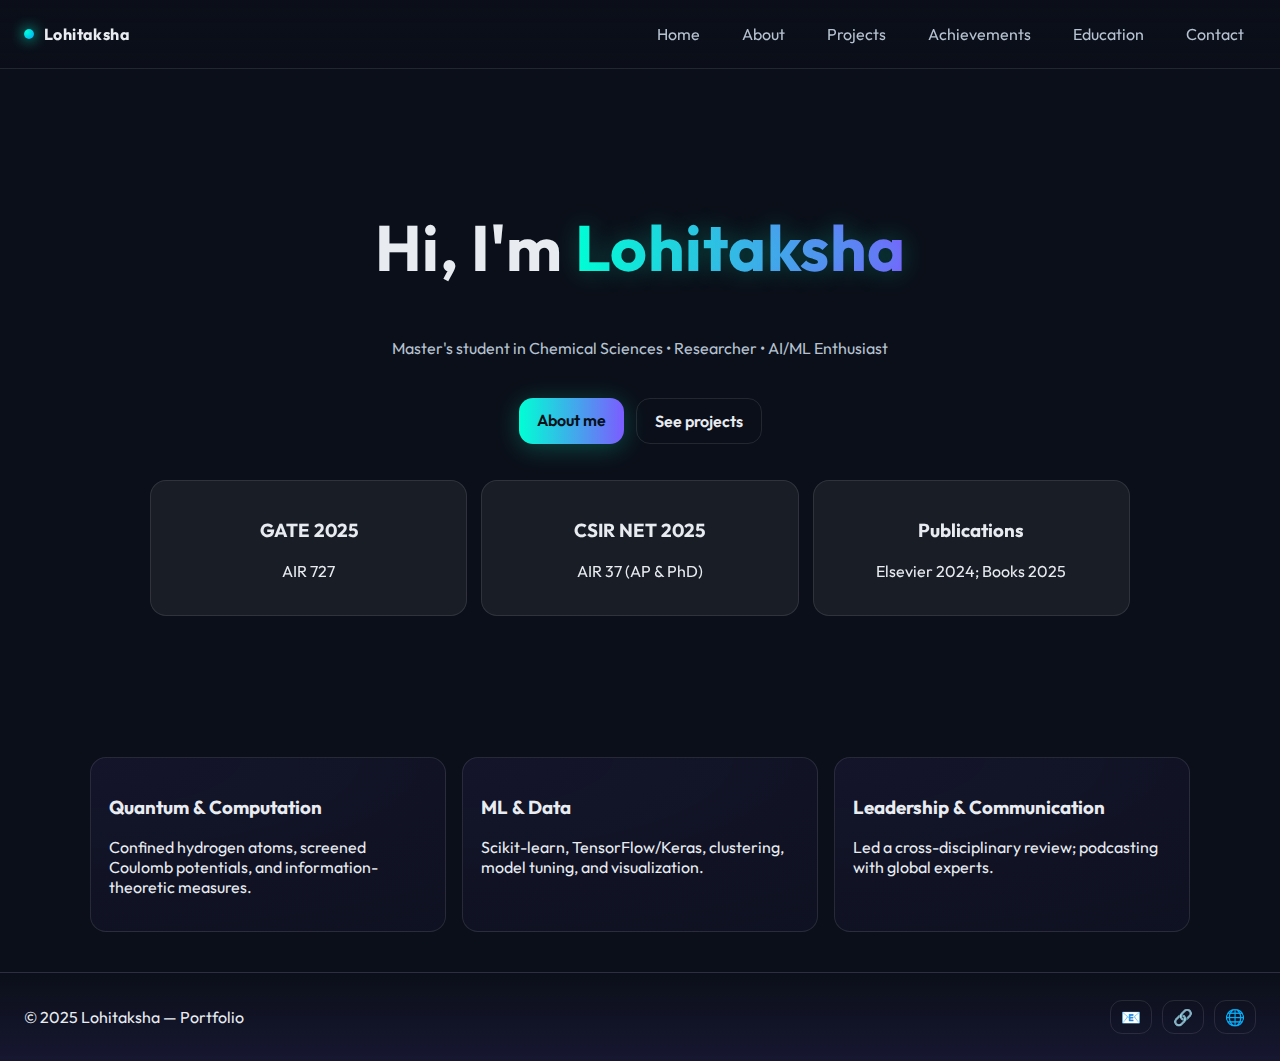
<file: lohithaksha-portfolio/index.html>
<!DOCTYPE html>
<html lang="en">
<head>
  <title>Lohitaksha | Portfolio</title>
  
<meta charset="UTF-8">
<meta name="viewport" content="width=device-width, initial-scale=1.0">
<meta name="theme-color" content="#0b0f19">
<link rel="preconnect" href="https://fonts.googleapis.com">
<link rel="preconnect" href="https://fonts.gstatic.com" crossorigin>
<link href="https://fonts.googleapis.com/css2?family=Outfit:wght@300;400;500;600;700;800;900&display=swap" rel="stylesheet">
<link rel="stylesheet" href="style.css">
<script defer src="script.js"></script>

</head>
<body>
  
<header class="nav">
  <a class="brand" href="index.html"><span class="logo-dot"></span> Lohitaksha</a>
  <button class="nav-toggle" aria-label="Open Menu" id="navToggle">☰</button>
  <nav class="links" id="navLinks">
    <a href="index.html">Home</a>
    <a href="about.html">About</a>
    <a href="projects.html">Projects</a>
    <a href="achievements.html">Achievements</a>
    <a href="education.html">Education</a>
    <a href="contact.html">Contact</a>
  </nav>
</header>
<canvas id="particles"></canvas>


  <main class="hero reveal">
    <h1 class="glow-title">Hi, I'm <span>Lohitaksha</span></h1>
    <p class="subtitle">Master's student in Chemical Sciences • Researcher • AI/ML Enthusiast</p>
    <div class="cta">
      <a class="btn btn-primary" href="about.html">About me</a>
      <a class="btn btn-ghost" href="projects.html">See projects</a>
    </div>
    <div class="stats">
      <div class="card glass">
        <h3>GATE 2025</h3>
        <p>AIR 727</p>
      </div>
      <div class="card glass">
        <h3>CSIR NET 2025</h3>
        <p>AIR 37 (AP & PhD)</p>
      </div>
      <div class="card glass">
        <h3>Publications</h3>
        <p>Elsevier 2024; Books 2025</p>
      </div>
    </div>
  </main>

  <section class="grid features reveal">
    <article class="feature">
      <h3>Quantum & Computation</h3>
      <p>Confined hydrogen atoms, screened Coulomb potentials, and information-theoretic measures.</p>
    </article>
    <article class="feature">
      <h3>ML & Data</h3>
      <p>Scikit-learn, TensorFlow/Keras, clustering, model tuning, and visualization.</p>
    </article>
    <article class="feature">
      <h3>Leadership & Communication</h3>
      <p>Led a cross-disciplinary review; podcasting with global experts.</p>
    </article>
  </section>

  
<footer class="footer">
  <p>© 2025 Lohitaksha — Portfolio</p>
  <div class="socials">
    <a href="mailto:lohitaksha.koppada123@gmail.com" aria-label="Email">📧</a>
    <a href="https://lohitakshakoppada.wixsite.com/lohitakshaden" target="_blank" rel="noopener">🔗</a>
    <a href="https://lohitakshakoppada.wixsite.com/lohitaksha-fiard" target="_blank" rel="noopener">🌐</a>
  </div>
</footer>

</body>
</html>
</file>
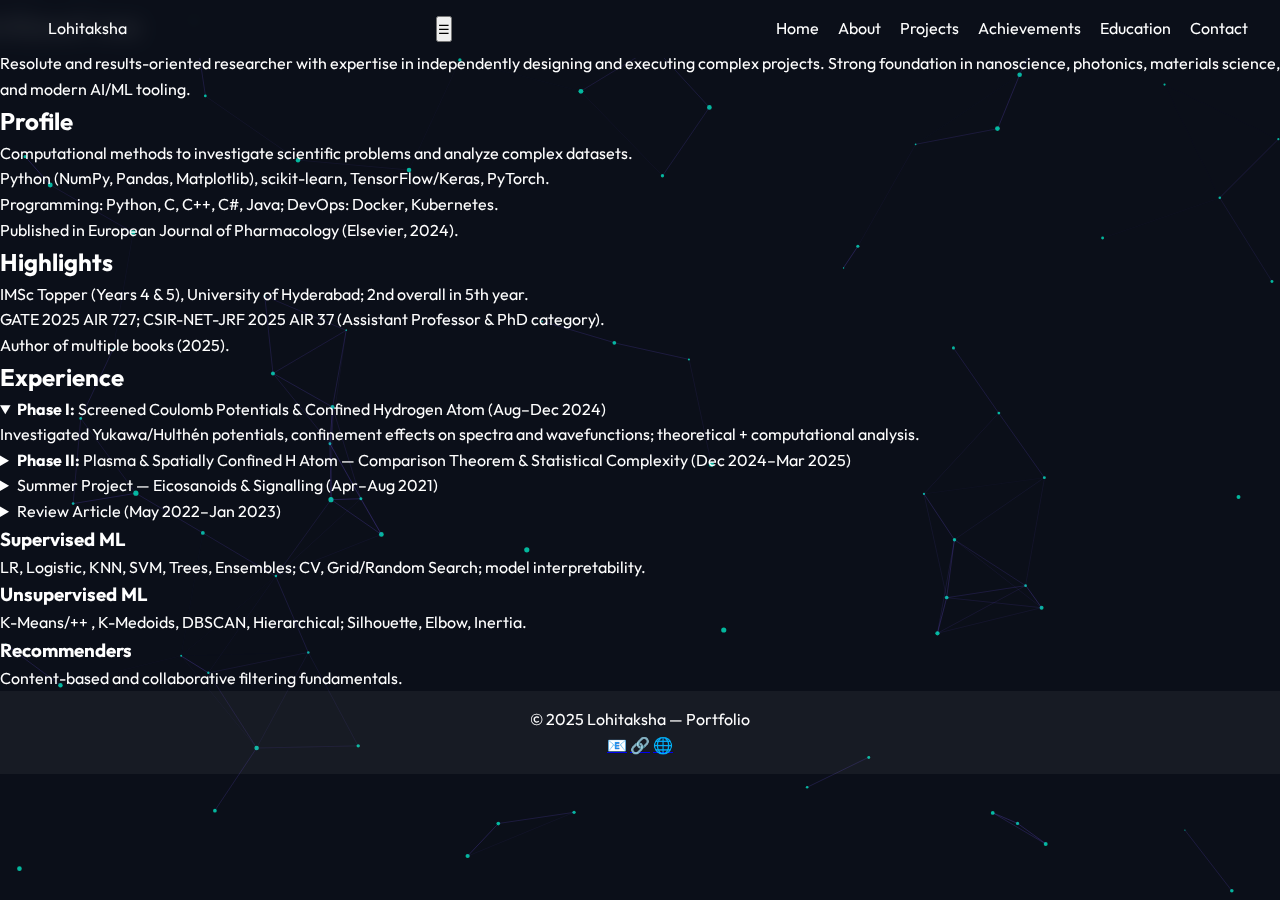
<file: about.html>
<!DOCTYPE html>
<html lang="en">
<head>
  <title>About — Lohitaksha</title>
  
<meta charset="UTF-8">
<meta name="viewport" content="width=device-width, initial-scale=1.0">
<meta name="theme-color" content="#0b0f19">
<link rel="preconnect" href="https://fonts.googleapis.com">
<link rel="preconnect" href="https://fonts.gstatic.com" crossorigin>
<link href="https://fonts.googleapis.com/css2?family=Outfit:wght@300;400;500;600;700;800;900&display=swap" rel="stylesheet">
<link rel="stylesheet" href="style.css">
<script defer src="script.js"></script>

</head>
<body>
  
<header class="nav">
  <a class="brand" href="index.html"><span class="logo-dot"></span> Lohitaksha</a>
  <button class="nav-toggle" aria-label="Open Menu" id="navToggle">☰</button>
  <nav class="links" id="navLinks">
    <a href="index.html">Home</a>
    <a href="about.html">About</a>
    <a href="projects.html">Projects</a>
    <a href="achievements.html">Achievements</a>
    <a href="education.html">Education</a>
    <a href="contact.html">Contact</a>
  </nav>
</header>
<canvas id="particles"></canvas>

  <main class="container reveal">
    <h1 class="page-title">About me</h1>
    <p class="lead">
      Resolute and results-oriented researcher with expertise in independently designing and executing complex projects.
      Strong foundation in nanoscience, photonics, materials science, and modern AI/ML tooling.
    </p>

    <div class="grid two">
      <section class="card glass">
        <h2>Profile</h2>
        <ul class="bullets">
          <li>Computational methods to investigate scientific problems and analyze complex datasets.</li>
          <li>Python (NumPy, Pandas, Matplotlib), scikit-learn, TensorFlow/Keras, PyTorch.</li>
          <li>Programming: Python, C, C++, C#, Java; DevOps: Docker, Kubernetes.</li>
          <li>Published in European Journal of Pharmacology (Elsevier, 2024).</li>
        </ul>
      </section>

      <section class="card glass">
        <h2>Highlights</h2>
        <ul class="bullets">
          <li>IMSc Topper (Years 4 & 5), University of Hyderabad; 2nd overall in 5th year.</li>
          <li>GATE 2025 AIR 727; CSIR-NET-JRF 2025 AIR 37 (Assistant Professor & PhD category).</li>
          <li>Author of multiple books (2025).</li>
        </ul>
      </section>
    </div>

    <section class="timeline reveal">
      <h2>Experience</h2>

      <details open>
        <summary><strong>Phase I:</strong> Screened Coulomb Potentials & Confined Hydrogen Atom (Aug–Dec 2024)</summary>
        <p>Investigated Yukawa/Hulthén potentials, confinement effects on spectra and wavefunctions; theoretical + computational analysis.</p>
      </details>

      <details>
        <summary><strong>Phase II:</strong> Plasma & Spatially Confined H Atom — Comparison Theorem & Statistical Complexity (Dec 2024–Mar 2025)</summary>
        <p>Computed Shannon entropy, disequilibrium, and statistical complexity; studied screening parameters and confinement interplay.</p>
      </details>

      <details>
        <summary>Summer Project — Eicosanoids & Signalling (Apr–Aug 2021)</summary>
        <p>Neuroinflammation pathways; therapeutic angles in neurodegenerative disorders.</p>
      </details>

      <details>
        <summary>Review Article (May 2022–Jan 2023)</summary>
        <p>Led writing; published in May 2024 (Elsevier) on eicosanoids in Alzheimer's disease.</p>
      </details>
    </section>

    <section class="cards three reveal">
      <article class="card glass">
        <h3>Supervised ML</h3>
        <p>LR, Logistic, KNN, SVM, Trees, Ensembles; CV, Grid/Random Search; model interpretability.</p>
      </article>
      <article class="card glass">
        <h3>Unsupervised ML</h3>
        <p>K-Means/++ , K-Medoids, DBSCAN, Hierarchical; Silhouette, Elbow, Inertia.</p>
      </article>
      <article class="card glass">
        <h3>Recommenders</h3>
        <p>Content-based and collaborative filtering fundamentals.</p>
      </article>
    </section>
  </main>
  
<footer class="footer">
  <p>© 2025 Lohitaksha — Portfolio</p>
  <div class="socials">
    <a href="mailto:lohitaksha.koppada123@gmail.com" aria-label="Email">📧</a>
    <a href="https://lohitakshakoppada.wixsite.com/lohitakshaden" target="_blank" rel="noopener">🔗</a>
    <a href="https://lohitakshakoppada.wixsite.com/lohitaksha-fiard" target="_blank" rel="noopener">🌐</a>
  </div>
</footer>

</body>
</html>
</file>
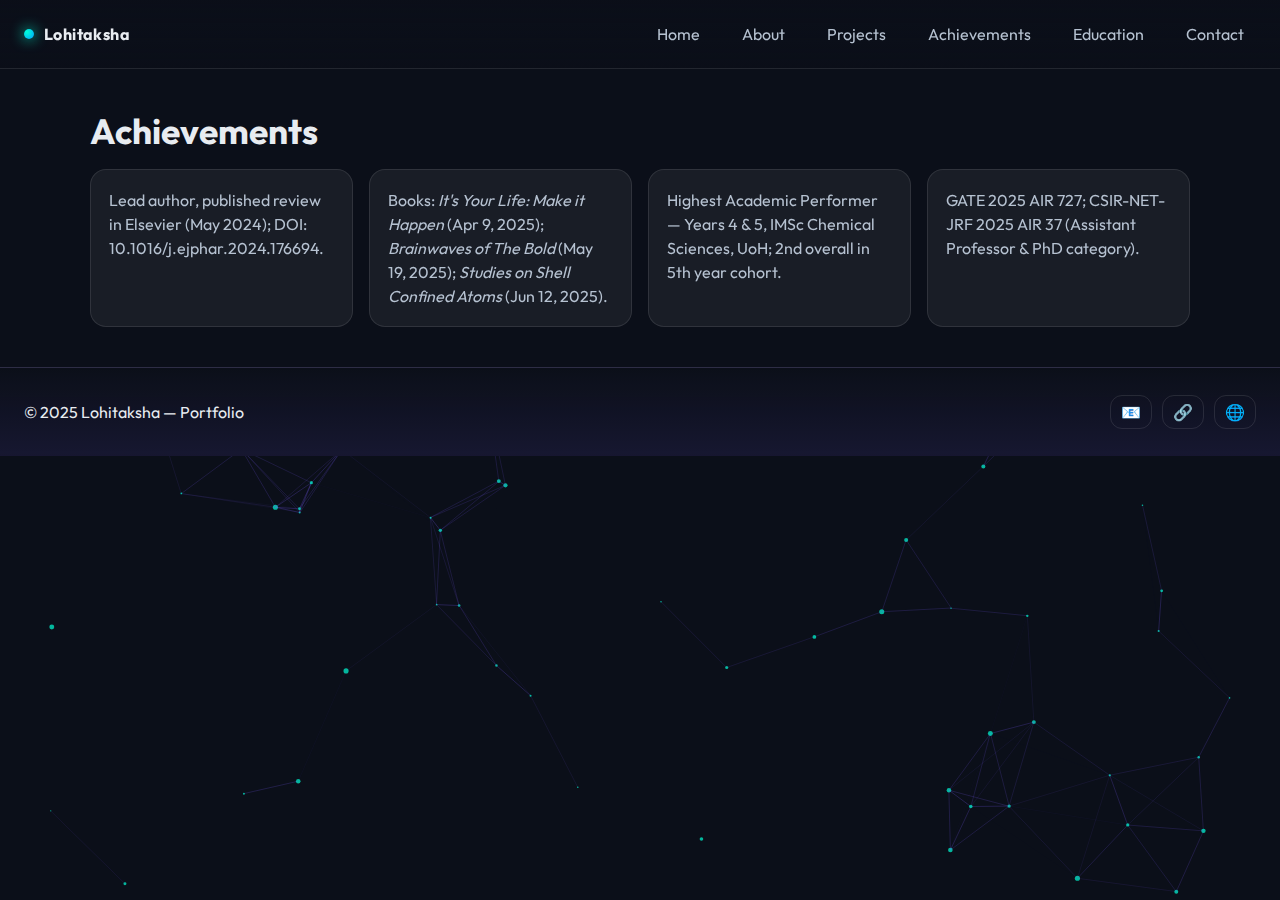
<file: lohithaksha-portfolio/achievements.html>
<!DOCTYPE html>
<html lang="en">
<head>
  <title>Achievements — Lohitaksha</title>
  
<meta charset="UTF-8">
<meta name="viewport" content="width=device-width, initial-scale=1.0">
<meta name="theme-color" content="#0b0f19">
<link rel="preconnect" href="https://fonts.googleapis.com">
<link rel="preconnect" href="https://fonts.gstatic.com" crossorigin>
<link href="https://fonts.googleapis.com/css2?family=Outfit:wght@300;400;500;600;700;800;900&display=swap" rel="stylesheet">
<link rel="stylesheet" href="style.css">
<script defer src="script.js"></script>

</head>
<body>
  
<header class="nav">
  <a class="brand" href="index.html"><span class="logo-dot"></span> Lohitaksha</a>
  <button class="nav-toggle" aria-label="Open Menu" id="navToggle">☰</button>
  <nav class="links" id="navLinks">
    <a href="index.html">Home</a>
    <a href="about.html">About</a>
    <a href="projects.html">Projects</a>
    <a href="achievements.html">Achievements</a>
    <a href="education.html">Education</a>
    <a href="contact.html">Contact</a>
  </nav>
</header>
<canvas id="particles"></canvas>

  <main class="container reveal">
    <h1 class="page-title">Achievements</h1>

    <ul class="trophy-list">
      <li class="card glass">Lead author, published review in Elsevier (May 2024); DOI: 10.1016/j.ejphar.2024.176694.</li>
      <li class="card glass">Books: <em>It's Your Life: Make it Happen</em> (Apr 9, 2025); <em>Brainwaves of The Bold</em> (May 19, 2025); <em>Studies on Shell Confined Atoms</em> (Jun 12, 2025).</li>
      <li class="card glass">Highest Academic Performer — Years 4 & 5, IMSc Chemical Sciences, UoH; 2nd overall in 5th year cohort.</li>
      <li class="card glass">GATE 2025 AIR 727; CSIR-NET-JRF 2025 AIR 37 (Assistant Professor & PhD category).</li>
    </ul>
  </main>
  
<footer class="footer">
  <p>© 2025 Lohitaksha — Portfolio</p>
  <div class="socials">
    <a href="mailto:lohitaksha.koppada123@gmail.com" aria-label="Email">📧</a>
    <a href="https://lohitakshakoppada.wixsite.com/lohitakshaden" target="_blank" rel="noopener">🔗</a>
    <a href="https://lohitakshakoppada.wixsite.com/lohitaksha-fiard" target="_blank" rel="noopener">🌐</a>
  </div>
</footer>

</body>
</html>
</file>
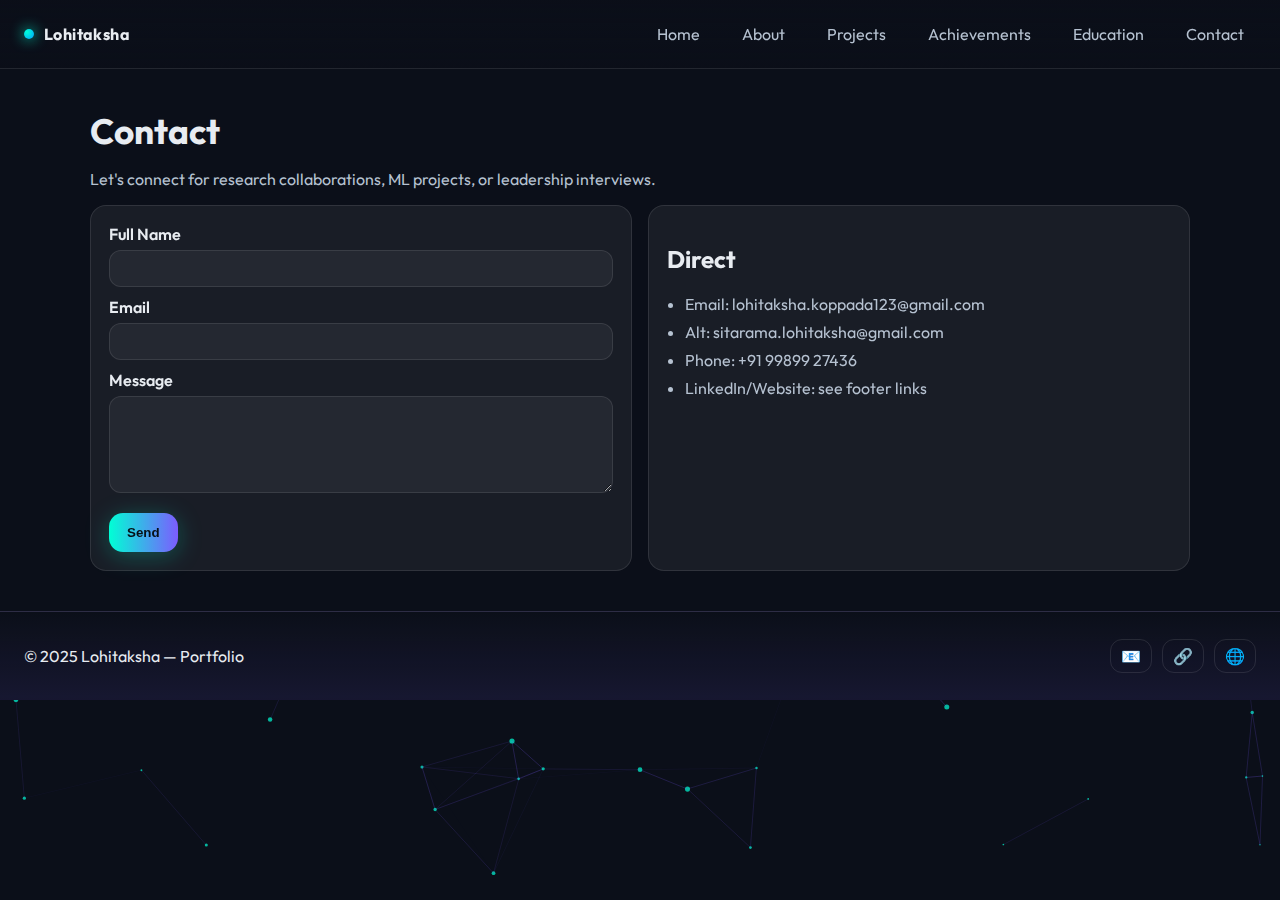
<file: lohithaksha-portfolio/contact.html>
<!DOCTYPE html>
<html lang="en">
<head>
  <title>Contact — Lohitaksha</title>
  
<meta charset="UTF-8">
<meta name="viewport" content="width=device-width, initial-scale=1.0">
<meta name="theme-color" content="#0b0f19">
<link rel="preconnect" href="https://fonts.googleapis.com">
<link rel="preconnect" href="https://fonts.gstatic.com" crossorigin>
<link href="https://fonts.googleapis.com/css2?family=Outfit:wght@300;400;500;600;700;800;900&display=swap" rel="stylesheet">
<link rel="stylesheet" href="style.css">
<script defer src="script.js"></script>

</head>
<body>
  
<header class="nav">
  <a class="brand" href="index.html"><span class="logo-dot"></span> Lohitaksha</a>
  <button class="nav-toggle" aria-label="Open Menu" id="navToggle">☰</button>
  <nav class="links" id="navLinks">
    <a href="index.html">Home</a>
    <a href="about.html">About</a>
    <a href="projects.html">Projects</a>
    <a href="achievements.html">Achievements</a>
    <a href="education.html">Education</a>
    <a href="contact.html">Contact</a>
  </nav>
</header>
<canvas id="particles"></canvas>

  <main class="container reveal">
    <h1 class="page-title">Contact</h1>
    <p class="lead">Let's connect for research collaborations, ML projects, or leadership interviews.</p>

    <section class="grid two">
      <form class="card glass form" name="contact" method="POST" data-netlify="true">
        <input type="hidden" name="form-name" value="contact">
        <label>Full Name<input name="name" required></label>
        <label>Email<input name="email" type="email" required></label>
        <label>Message<textarea name="message" rows="5" required></textarea></label>
        <button class="btn btn-primary" type="submit">Send</button>
      </form>

      <div class="card glass">
        <h2>Direct</h2>
        <ul class="bullets">
          <li>Email: lohitaksha.koppada123@gmail.com</li>
          <li>Alt: sitarama.lohitaksha@gmail.com</li>
          <li>Phone: +91 99899 27436</li>
          <li>LinkedIn/Website: see footer links</li>
        </ul>
      </div>
    </section>
  </main>
  
<footer class="footer">
  <p>© 2025 Lohitaksha — Portfolio</p>
  <div class="socials">
    <a href="mailto:lohitaksha.koppada123@gmail.com" aria-label="Email">📧</a>
    <a href="https://lohitakshakoppada.wixsite.com/lohitakshaden" target="_blank" rel="noopener">🔗</a>
    <a href="https://lohitakshakoppada.wixsite.com/lohitaksha-fiard" target="_blank" rel="noopener">🌐</a>
  </div>
</footer>

</body>
</html>
</file>
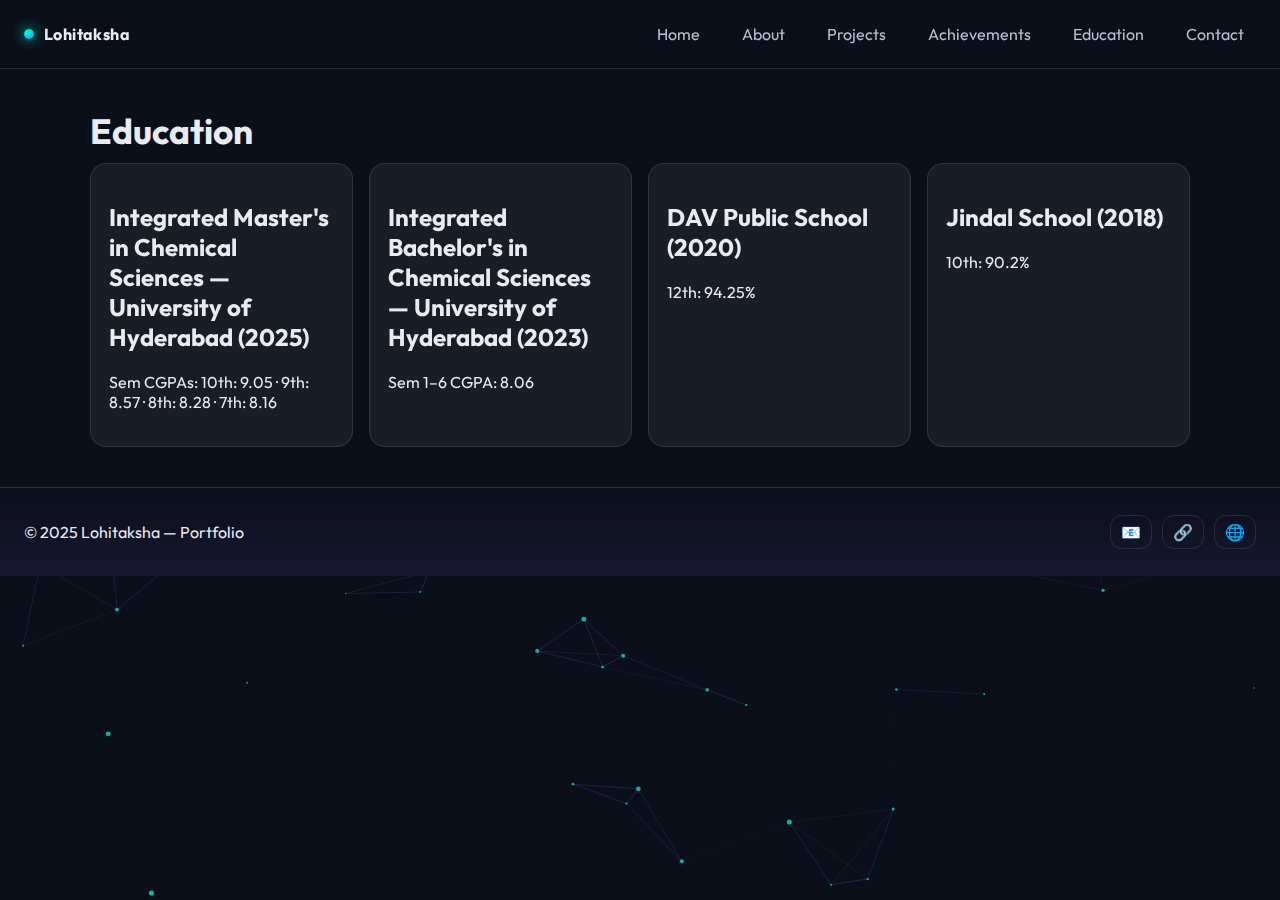
<file: lohithaksha-portfolio/education.html>
<!DOCTYPE html>
<html lang="en">
<head>
  <title>Education — Lohitaksha</title>
  
<meta charset="UTF-8">
<meta name="viewport" content="width=device-width, initial-scale=1.0">
<meta name="theme-color" content="#0b0f19">
<link rel="preconnect" href="https://fonts.googleapis.com">
<link rel="preconnect" href="https://fonts.gstatic.com" crossorigin>
<link href="https://fonts.googleapis.com/css2?family=Outfit:wght@300;400;500;600;700;800;900&display=swap" rel="stylesheet">
<link rel="stylesheet" href="style.css">
<script defer src="script.js"></script>

</head>
<body>
  
<header class="nav">
  <a class="brand" href="index.html"><span class="logo-dot"></span> Lohitaksha</a>
  <button class="nav-toggle" aria-label="Open Menu" id="navToggle">☰</button>
  <nav class="links" id="navLinks">
    <a href="index.html">Home</a>
    <a href="about.html">About</a>
    <a href="projects.html">Projects</a>
    <a href="achievements.html">Achievements</a>
    <a href="education.html">Education</a>
    <a href="contact.html">Contact</a>
  </nav>
</header>
<canvas id="particles"></canvas>

  <main class="container reveal">
    <h1 class="page-title">Education</h1>

    <section class="edu">
      <article class="card glass">
        <h2>Integrated Master's in Chemical Sciences — University of Hyderabad (2025)</h2>
        <p>Sem CGPAs: 10th: 9.05 · 9th: 8.57 · 8th: 8.28 · 7th: 8.16</p>
      </article>
      <article class="card glass">
        <h2>Integrated Bachelor's in Chemical Sciences — University of Hyderabad (2023)</h2>
        <p>Sem 1–6 CGPA: 8.06</p>
      </article>
      <article class="card glass">
        <h2>DAV Public School (2020)</h2>
        <p>12th: 94.25%</p>
      </article>
      <article class="card glass">
        <h2>Jindal School (2018)</h2>
        <p>10th: 90.2%</p>
      </article>
    </section>
  </main>
  
<footer class="footer">
  <p>© 2025 Lohitaksha — Portfolio</p>
  <div class="socials">
    <a href="mailto:lohitaksha.koppada123@gmail.com" aria-label="Email">📧</a>
    <a href="https://lohitakshakoppada.wixsite.com/lohitakshaden" target="_blank" rel="noopener">🔗</a>
    <a href="https://lohitakshakoppada.wixsite.com/lohitaksha-fiard" target="_blank" rel="noopener">🌐</a>
  </div>
</footer>

</body>
</html>
</file>
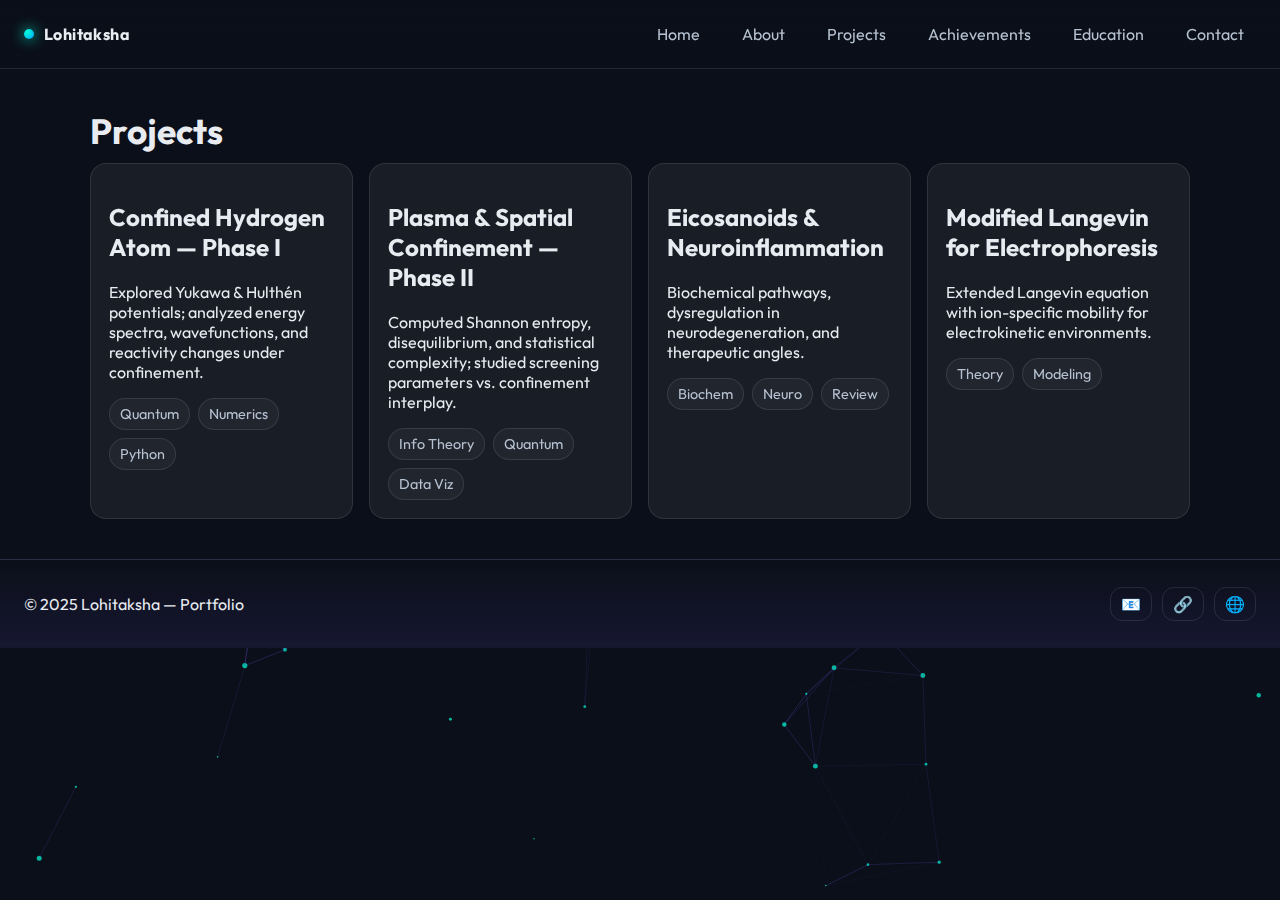
<file: lohithaksha-portfolio/projects.html>
<!DOCTYPE html>
<html lang="en">
<head>
  <title>Projects — Lohitaksha</title>
  
<meta charset="UTF-8">
<meta name="viewport" content="width=device-width, initial-scale=1.0">
<meta name="theme-color" content="#0b0f19">
<link rel="preconnect" href="https://fonts.googleapis.com">
<link rel="preconnect" href="https://fonts.gstatic.com" crossorigin>
<link href="https://fonts.googleapis.com/css2?family=Outfit:wght@300;400;500;600;700;800;900&display=swap" rel="stylesheet">
<link rel="stylesheet" href="style.css">
<script defer src="script.js"></script>

</head>
<body>
  
<header class="nav">
  <a class="brand" href="index.html"><span class="logo-dot"></span> Lohitaksha</a>
  <button class="nav-toggle" aria-label="Open Menu" id="navToggle">☰</button>
  <nav class="links" id="navLinks">
    <a href="index.html">Home</a>
    <a href="about.html">About</a>
    <a href="projects.html">Projects</a>
    <a href="achievements.html">Achievements</a>
    <a href="education.html">Education</a>
    <a href="contact.html">Contact</a>
  </nav>
</header>
<canvas id="particles"></canvas>

  <main class="container reveal">
    <h1 class="page-title">Projects</h1>

    <section class="project-grid">
      <article class="card project glass reveal">
        <h2>Confined Hydrogen Atom — Phase I</h2>
        <p>Explored Yukawa & Hulthén potentials; analyzed energy spectra, wavefunctions, and reactivity changes under confinement.</p>
        <div class="tags"><span>Quantum</span><span>Numerics</span><span>Python</span></div>
      </article>

      <article class="card project glass reveal">
        <h2>Plasma & Spatial Confinement — Phase II</h2>
        <p>Computed Shannon entropy, disequilibrium, and statistical complexity; studied screening parameters vs. confinement interplay.</p>
        <div class="tags"><span>Info Theory</span><span>Quantum</span><span>Data Viz</span></div>
      </article>

      <article class="card project glass reveal">
        <h2>Eicosanoids & Neuroinflammation</h2>
        <p>Biochemical pathways, dysregulation in neurodegeneration, and therapeutic angles.</p>
        <div class="tags"><span>Biochem</span><span>Neuro</span><span>Review</span></div>
      </article>

      <article class="card project glass reveal">
        <h2>Modified Langevin for Electrophoresis</h2>
        <p>Extended Langevin equation with ion-specific mobility for electrokinetic environments.</p>
        <div class="tags"><span>Theory</span><span>Modeling</span></div>
      </article>
    </section>
  </main>
  
<footer class="footer">
  <p>© 2025 Lohitaksha — Portfolio</p>
  <div class="socials">
    <a href="mailto:lohitaksha.koppada123@gmail.com" aria-label="Email">📧</a>
    <a href="https://lohitakshakoppada.wixsite.com/lohitakshaden" target="_blank" rel="noopener">🔗</a>
    <a href="https://lohitakshakoppada.wixsite.com/lohitaksha-fiard" target="_blank" rel="noopener">🌐</a>
  </div>
</footer>

</body>
</html>
</file>
<file: lohithaksha-portfolio/style.css>
:root {
  --bg: #0b0f19;
  --panel: rgba(255,255,255,0.06);
  --border: rgba(255,255,255,0.1);
  --text: #e8ecf1;
  --muted: #b6c2d1;
  --neon: #00ffd5;
  --accent: #7c5cff;
}

* { box-sizing: border-box; }
html, body { margin:0; padding:0; background: var(--bg); color: var(--text); font-family: 'Outfit', system-ui, -apple-system, Segoe UI, Roboto, Arial, sans-serif; }

/* Navbar */
.nav { position: sticky; top:0; z-index:10; display:flex; align-items:center; justify-content:space-between; padding:16px 24px; background: linear-gradient(180deg, rgba(11,15,25,0.9), rgba(11,15,25,0.6)); backdrop-filter: blur(10px); border-bottom:1px solid var(--border); }
.brand { display:flex; align-items:center; gap:10px; text-decoration:none; color:var(--text); font-weight:700; letter-spacing:0.4px; }
.logo-dot { width:10px; height:10px; background: radial-gradient(circle at 30% 30%, var(--neon), #00a3ff); border-radius:50%; box-shadow: 0 0 14px var(--neon); display:inline-block; }
.links { display:flex; gap:18px; }
.links a { color:var(--muted); text-decoration:none; padding:8px 12px; border-radius:12px; position:relative; }
.links a::after { content:""; position:absolute; left:12px; right:12px; bottom:6px; height:2px; background: linear-gradient(90deg, var(--neon), var(--accent)); transform: scaleX(0); transform-origin:left; transition: transform .3s ease; border-radius:2px; }
.links a:hover { color:var(--text); }
.links a:hover::after { transform: scaleX(1); }
.nav-toggle { display:none; background:transparent; border:1px solid var(--border); color:var(--text); border-radius:12px; padding:8px 12px; }

/* Hero */
.hero { min-height: 72vh; display:flex; flex-direction:column; align-items:center; justify-content:center; text-align:center; padding:56px 24px; position:relative; }
.glow-title { font-size: clamp(2.2rem, 1.5rem + 4vw, 4rem); line-height:1.1; letter-spacing:0.5px; }
.glow-title span { background: linear-gradient(90deg, var(--neon), var(--accent)); -webkit-background-clip:text; background-clip:text; color:transparent; text-shadow: 0 0 24px rgba(0,255,213,0.25); }
.subtitle { margin-top:12px; color:var(--muted); }
.cta { display:flex; gap:12px; margin-top:24px; }
.btn { border:none; border-radius:14px; padding:12px 18px; text-decoration:none; display:inline-block; cursor:pointer; font-weight:600; }
.btn-primary { color:#061017; background: linear-gradient(90deg, var(--neon), var(--accent)); box-shadow: 0 4px 24px rgba(0,255,213,0.25); }
.btn-ghost { color:var(--text); background: transparent; border:1px solid var(--border); }
.btn:hover { transform: translateY(-1px); }

.stats { display:grid; grid-template-columns: repeat(auto-fit, minmax(180px,1fr)); gap:14px; margin-top:36px; width:min(100%, 980px); }
.card { border:1px solid var(--border); border-radius:16px; padding:18px; }
.glass { background: var(--panel); backdrop-filter: blur(8px); }

/* Sections */
.container { width:min(1100px, 92%); margin: 40px auto; }
.page-title { font-size: clamp(1.6rem, 1.2rem + 1.5vw, 2.2rem); margin-bottom: 10px; }
.lead { color: var(--muted); margin-bottom: 16px; }
.grid.two { display:grid; grid-template-columns: repeat(2, 1fr); gap:16px; }
.grid.features { width:min(1100px, 92%); margin: 40px auto; display:grid; grid-template-columns: repeat(3, 1fr); gap:16px; }
.cards.three { display:grid; grid-template-columns: repeat(3, 1fr); gap:16px; margin-top:18px; }
.feature { border:1px solid var(--border); border-radius:16px; padding:18px; background: radial-gradient(1200px 400px at 0% 0%, rgba(124, 92, 255, 0.08), transparent); }
.bullets { padding-left:18px; }
.bullets li { margin:8px 0; color:var(--muted); }

/* Timeline */
.timeline details { border:1px solid var(--border); border-radius:14px; padding:12px 14px; margin:10px 0; background: var(--panel); }
.timeline summary { cursor:pointer; font-weight:600; color:var(--text); }
.timeline p { color:var(--muted); }

/* Projects */
.project-grid { display:grid; grid-template-columns: repeat(auto-fit, minmax(260px, 1fr)); gap:16px; }
.project .tags { margin-top:8px; display:flex; gap:8px; flex-wrap:wrap; }
.project .tags span { padding:6px 10px; border-radius:999px; border:1px solid var(--border); background: rgba(255,255,255,0.04); color: var(--muted); font-size: 0.9rem; }

/* Education */
.edu { display:grid; grid-template-columns: repeat(auto-fit, minmax(260px, 1fr)); gap:16px; }

/* Trophies */
.trophy-list { list-style:none; padding:0; display:grid; grid-template-columns: repeat(auto-fit, minmax(260px, 1fr)); gap:16px; }
.trophy-list li { line-height:1.5; color:var(--muted); }

/* Form */
.form label { display:block; font-weight:600; margin-bottom:10px; }
.form input, .form textarea { width:100%; margin-top:6px; background: rgba(255,255,255,0.05); border:1px solid var(--border); color:var(--text); border-radius:12px; padding:10px 12px; }
.form button { margin-top:6px; }

/* Footer */
.footer { display:flex; align-items:center; justify-content:space-between; gap:12px; border-top:1px solid var(--border); background: linear-gradient(0deg, rgba(124,92,255,0.1), transparent); padding:18px 24px; margin-top:36px; }
.footer .socials { display:flex; gap:10px; }
.footer .socials a { text-decoration:none; color:var(--text); border:1px solid var(--border); border-radius:12px; padding:6px 10px; }

/* Particles Canvas */
#particles { position: fixed; inset: 0; z-index: -1; }

/* Reveal Animations */
.reveal { opacity: 0; transform: translateY(14px) scale(0.99); transition: opacity .7s ease, transform .7s ease; }
.reveal.visible { opacity: 1; transform: translateY(0) scale(1); }

/* Responsive */
@media (max-width: 860px) {
  .links { display:none; }
  .nav-toggle { display:block; }
  .grid.two, .grid.features, .cards.three { grid-template-columns: 1fr; }
}
</file>
<file: style.css>
* {
    margin: 0;
    padding: 0;
    box-sizing: border-box;
    font-family: 'Outfit', sans-serif;
}

body {
    background: #0b0f19;
    color: white;
    line-height: 1.6;
}

/* Navigation */
.nav {
    position: fixed;
    top: 0;
    width: 100%;
    background: rgba(11, 15, 25, 0.9);
    padding: 1rem 2rem;
    display: flex;
    justify-content: space-between;
    z-index: 10;
    backdrop-filter: blur(10px);
}
.nav .logo {
    font-weight: bold;
    color: #00ffd5;
}
.nav a {
    color: white;
    text-decoration: none;
    margin-left: 1rem;
}
.nav a:hover {
    color: #00ffd5;
}

/* Hero */
.hero {
    padding-top: 100px;
    text-align: center;
}
.highlight {
    color: #00ffd5;
}
.subtitle {
    margin-top: 0.5rem;
    color: #b6c2d1;
}
.cta {
    margin-top: 1rem;
}
.btn {
    background: #00ffd5;
    color: black;
    padding: 0.7rem 1.2rem;
    margin: 0.5rem;
    border-radius: 8px;
    text-decoration: none;
}
.btn.ghost {
    background: transparent;
    border: 1px solid #00ffd5;
    color: #00ffd5;
}
.stats {
    display: flex;
    justify-content: center;
    margin-top: 2rem;
    gap: 1rem;
}
.stat-card {
    background: rgba(255,255,255,0.05);
    padding: 1rem;
    border-radius: 8px;
}

/* Sections */
.section {
    padding: 4rem 2rem;
    max-width: 1000px;
    margin: auto;
}
.skills-grid, .projects-grid {
    display: grid;
    gap: 1rem;
    grid-template-columns: repeat(auto-fit, minmax(250px, 1fr));
}
.skill-card, .project-card {
    background: rgba(255,255,255,0.05);
    padding: 1rem;
    border-radius: 8px;
}

/* Footer */
footer {
    text-align: center;
    padding: 1rem;
    background: rgba(255,255,255,0.05);
}

/* Particle background */
#particles {
    position: fixed;
    inset: 0;
    z-index: -1;
}
</file>
